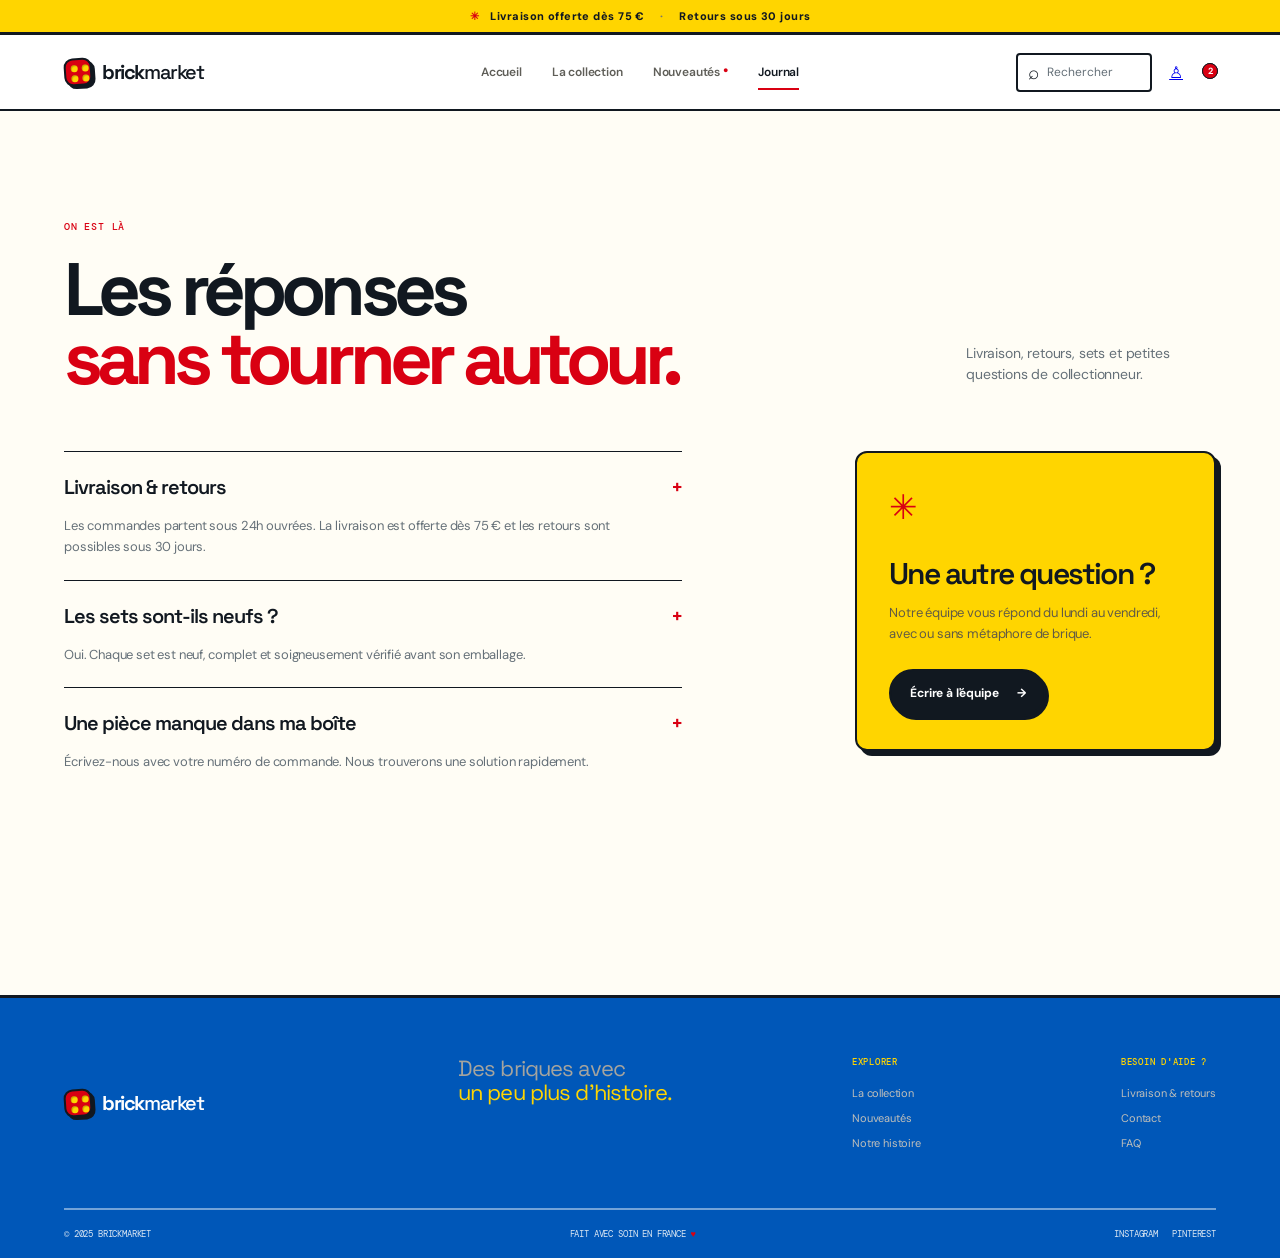
<file: _design/aide.html>
<!doctype html>
<html lang="fr">
<head>
  <meta charset="utf-8">
  <meta name="viewport" content="width=device-width, initial-scale=1">
  <meta name="description" content="Livraison, retours et questions fréquentes.">
  <title>Aide &amp; FAQ — Brickmarket</title>
  <link rel="stylesheet" href="styles.css">
</head>
<body>
  <!-- En-tête (à recopier à l'identique sur chaque page) -->
  <div class="announcement"><span>✳</span> Livraison offerte dès 75 € <span class="announcement-separator">·</span> Retours sous 30 jours</div>
  <header class="site-header">
    <a class="brand" href="index.html" aria-label="Brickmarket, accueil">
      <span class="brand-mark"><i></i><i></i><i></i><i></i></span>
      <span>brick<span>market</span></span>
    </a>
    <nav class="main-nav">
      <a href="index.html">Accueil</a>
      <a href="catalogue.html">La collection</a>
      <a href="catalogue.html#lego-icons">Nouveautés <span class="nav-dot">●</span></a>
      <a class="is-active" href="aide.html">Journal</a>
    </nav>
    <div class="header-actions">
      <form class="search-box" action="catalogue.html" method="get" role="search">
        <span class="icon">⌕</span>
        <input type="search" name="search" placeholder="Rechercher" aria-label="Rechercher un set">
      </form>
      <a class="header-icon" href="compte.html" aria-label="Mon compte">♙</a>
      <a class="cart-button" href="panier.html" aria-label="Panier"><span class="icon">▱</span><span>2</span></a>
    </div>
  </header>

  <main class="help-page container">
    <div class="page-intro">
      <div>
        <p class="eyebrow">On est là</p>
        <h1>Les réponses<br><em>sans tourner autour.</em></h1>
      </div>
      <p>Livraison, retours, sets et petites questions de collectionneur.</p>
    </div>

    <div class="help-grid">
      <div>
        <div class="help-item">
          <h2>Livraison &amp; retours <span>+</span></h2>
          <p>Les commandes partent sous 24h ouvrées. La livraison est offerte dès 75 € et les retours sont possibles sous 30 jours.</p>
        </div>
        <div class="help-item">
          <h2>Les sets sont-ils neufs ? <span>+</span></h2>
          <p>Oui. Chaque set est neuf, complet et soigneusement vérifié avant son emballage.</p>
        </div>
        <div class="help-item">
          <h2>Une pièce manque dans ma boîte <span>+</span></h2>
          <p>Écrivez-nous avec votre numéro de commande. Nous trouverons une solution rapidement.</p>
        </div>
      </div>
      <aside class="help-aside">
        <span class="help-aside-icon">✳</span>
        <h2>Une autre question ?</h2>
        <p>Notre équipe vous répond du lundi au vendredi, avec ou sans métaphore de brique.</p>
        <a class="button button-dark" href="mailto:bonjour@brickmarket.fr">Écrire à l'équipe <span>→</span></a>
      </aside>
    </div>
  </main>

  <!-- Pied de page (à recopier à l'identique sur chaque page) -->
  <footer class="site-footer">
    <div class="footer-top container">
      <a class="brand footer-brand" href="index.html">
        <span class="brand-mark"><i></i><i></i><i></i><i></i></span>
        <span>brick<span>market</span></span>
      </a>
      <p>Des briques avec<br><em>un peu plus d'histoire.</em></p>
      <div class="footer-links">
        <div>
          <b>Explorer</b>
          <a href="catalogue.html">La collection</a>
          <a href="catalogue.html#lego-icons">Nouveautés</a>
          <a href="aide.html">Notre histoire</a>
        </div>
        <div>
          <b>Besoin d'aide ?</b>
          <a href="aide.html">Livraison &amp; retours</a>
          <a href="mailto:bonjour@brickmarket.fr">Contact</a>
          <a href="aide.html">FAQ</a>
        </div>
      </div>
    </div>
    <div class="footer-bottom container">
      <span>© 2025 Brickmarket</span>
      <span>Fait avec soin en France <span class="footer-heart">♥</span></span>
      <span>Instagram &nbsp; Pinterest</span>
    </div>
  </footer>
</body>
</html>
</file>
<file: _design/styles.css>
/* ===================================================================
   BRICKMARKET — feuille de style unique du site

   Organisation du fichier :
     01. Réglages globaux : couleurs, polices, bases
     02. Éléments réutilisables : boutons, pastilles, titres
     03. En-tête : bandeau, logo, navigation, recherche
     04. Pied de page
     05. Accueil : bannière principale (hero)
     06. Accueil : tuiles de catégories
     07. Carte produit (accueil, catalogue, page produit)
     08. Accueil : bloc manifeste et newsletter
     09. Titres de page et barre du catalogue
     10. Page produit : visuel, informations, onglets
     11. Panier
     12. Commande : étapes et formulaire
     13. Compte : menu, commandes, adresses, profil
     14. Aide / FAQ
     15. Écrans moyens (tablette, jusqu'à 900 px)
     16. Petits écrans (mobile, jusqu'à 560 px)

   Les deux dernières sections adaptent le site aux petits écrans :
   elles reprennent des règles déjà écrites plus haut pour les modifier.
   =================================================================== */

@import url('https://fonts.googleapis.com/css2?family=DM+Mono:wght@400;500&family=DM+Sans:wght@400;500;600;700&family=Space+Grotesk:wght@500;600;700&display=swap');

/* ======================================================================
   01. RÉGLAGES GLOBAUX : COULEURS, POLICES, BASES
   Toutes les couleurs du site sont définies ici, une seule fois.
   Changer une valeur de --red la change partout sur le site.
   ====================================================================== */

/* Palette et variables du site — le point de départ pour personnaliser */
:root {
  --paper: #fffdf5;
  --white: #fff;
  --ink: #111820;
  --muted: #657078;
  --line: #d8dee2;
  --red: #d90012;
  --yellow: #ffd500;
  --blue: #0057b8;
  --moss: #00852b;
  --pink: #f57c00;
}

/* Les paddings et bordures sont inclus dans la largeur des éléments */
* {
  box-sizing: border-box;
}

html {
  scroll-behavior: smooth;
}

body {
  margin: 0;
  color: var(--ink);
  font-family: 'DM Sans',Arial,sans-serif;
  letter-spacing: -.01em;
  background: var(--paper);
}

button,
input,
select {
  font: inherit;
}

button,
a {
  -webkit-tap-highlight-color: transparent;
}

button {
  color: inherit;
  cursor: pointer;
}

button:focus-visible,
input:focus-visible,
select:focus-visible {
  outline: 3px solid var(--yellow);
  outline-offset: 3px;
}

/* Largeur de contenu standard, centrée */
.container {
  width: min(1180px,calc(100% - 10vw));
  margin: 0 auto;
}

/* Variante plus large (bandes de couleur pleine largeur) */
.container-wide {
  width: min(1320px,calc(100% - 5vw));
  margin: 0 auto;
}

h1,
h2,
h3 {
  font-weight: 600;
}

h1 em,
h2 em {
  color: var(--red);
  font-style: normal;
}

/* Décale les ancres pour qu'elles ne passent pas sous l'en-tête collant */
[id] {
  scroll-margin-top: 100px;
}

/* ======================================================================
   02. ÉLÉMENTS RÉUTILISABLES : BOUTONS, PASTILLES, TITRES
   Ces classes servent sur plusieurs pages.
   ====================================================================== */

.icon {
  display: inline-flex;
  justify-content: center;
  align-items: center;
  font-size: 19px;
  line-height: 1;
}

/* Bouton principal : .button + .button-dark ou .button-light */
.button {
  display: inline-flex;
  justify-content: center;
  align-items: center;
  gap: 18px;
  padding: 14px 19px;
  border: 1px solid transparent;
  font-size: 12px;
  font-weight: 700;
  text-decoration: none;
  transition: transform .2s,box-shadow .2s;
  border-radius: 999px;
}

.button:hover {
  transform: translateY(-2px);
  box-shadow: 0 7px 0 rgba(29,32,32,.12);
}

.button-dark {
  color: #fff;
  background: var(--ink);
  border: 2px solid var(--ink);
  box-shadow: 3px 3px 0 var(--ink);
}

.button-dark:hover {
  box-shadow: 5px 5px 0 var(--ink);
}

.button-light {
  background: var(--white);
  color: var(--ink);
}

.button-wide {
  width: 100%;
  justify-content: space-between;
  padding: 17px 18px;
  border-radius: 999px;
}

.button-small {
  padding: 10px 15px;
}

/* Lien discret avec une flèche colorée */
.text-button {
  padding: 0;
  border: 0;
  background: transparent;
  font-size: 12px;
  font-weight: 700;
  text-decoration: none;
}

.text-button span {
  margin-left: 7px;
  font-size: 17px;
  color: var(--blue);
}

.pill {
  display: inline-flex;
  align-items: center;
  gap: 12px;
  padding: 8px 12px;
  border-radius: 99px;
  font-family: 'DM Mono',monospace;
  font-size: 10px;
  text-transform: uppercase;
  letter-spacing: .02em;
}

.pill-yellow {
  background: var(--yellow);
  font-weight: 600;
}

/* Petit surtitre rouge en majuscules au-dessus des titres */
.eyebrow {
  margin: 0 0 8px;
  color: var(--red);
  font-family: 'DM Mono',monospace;
  font-size: 10px;
  font-weight: 500;
  letter-spacing: .08em;
  text-transform: uppercase;
}

.empty-state {
  display: grid;
  place-items: center;
  min-height: 320px;
  padding-bottom: 90px;
  text-align: center;
}

.empty-state>span {
  color: var(--red);
  font-size: 38px;
}

.empty-state h2 {
  margin: 15px 0 8px;
  font-family: 'Space Grotesk',sans-serif;
  letter-spacing: -.05em;
}

.empty-state p {
  margin: 0 0 22px;
  color: var(--muted);
  font-size: 13px;
}

.back-button {
  display: inline-block;
  margin-top: 45px;
  color: var(--muted);
  font-size: 11px;
  text-decoration: none;
}

.back-button:hover {
  color: var(--ink);
}

.muted {
  color: var(--muted);
  font-family: 'DM Mono',monospace;
  font-size: 10px;
}

.status {
  display: inline-block;
  padding: 5px 8px;
  border-radius: 2px;
  background: #e9e5dc;
  color: var(--muted);
  font-family: 'DM Mono',monospace;
  font-size: 9px;
}

.status-green {
  background: #dce9c8;
  color: #53753c;
}

.status-yellow {
  background: var(--yellow);
  color: var(--ink);
}

.text-button:hover {
  color: var(--blue);
}

/* ======================================================================
   03. EN-TÊTE : BANDEAU, LOGO, NAVIGATION, RECHERCHE
   Présent à l'identique sur les 7 pages.
   ====================================================================== */

/* Bandeau jaune tout en haut de la page */
.announcement {
  padding: 9px 20px;
  text-align: center;
  font-size: 11px;
  letter-spacing: .04em;
  background: var(--yellow);
  color: var(--ink);
  font-weight: 800;
  border-bottom: 3px solid var(--ink);
}

.announcement span:first-child {
  margin-right: 8px;
  color: var(--red);
}

.announcement-separator {
  margin: 0 12px;
  color: #77766e;
}

/* En-tête collant : logo | navigation | actions */
.site-header {
  position: sticky;
  top: 0;
  z-index: 20;
  display: grid;
  grid-template-columns: 1fr auto 1fr;
  align-items: center;
  padding: 0 5vw;
  backdrop-filter: blur(16px);
  min-height: 76px;
  border-bottom: 2px solid var(--ink);
  background: rgba(255,255,255,.97);
}

.brand {
  display: flex;
  align-items: center;
  gap: 10px;
  width: fit-content;
  color: var(--ink);
  font-family: 'Space Grotesk',sans-serif;
  font-size: 20px;
  font-weight: 700;
  letter-spacing: -.07em;
  text-decoration: none;
}

.brand>span:last-child>span {
  font-weight: 500;
}

/* Le petit logo carré à tenons */
.brand-mark {
  position: relative;
  display: grid;
  grid-template-columns: repeat(2,8px);
  gap: 3px;
  width: 28px;
  height: 28px;
  padding: 5px;
  border-radius: 9px;
  background: var(--red);
  transform: rotate(-4deg);
  border: 2px solid var(--ink);
  box-shadow: 3px 3px 0 var(--ink);
}

.brand-mark i {
  width: 7px;
  height: 7px;
  border-radius: 50%;
  background: var(--yellow);
  box-shadow: inset 1px 1px 1px rgba(0,0,0,.22);
}

.main-nav {
  display: flex;
  align-items: center;
  gap: 30px;
}

.main-nav button,
.header-icon,
.cart-button,
.mobile-menu-button {
  border: 0;
  background: none;
}

.nav-dot {
  font-size: 9px;
  vertical-align: top;
  color: var(--red);
}

.header-actions {
  display: flex;
  justify-content: flex-end;
  align-items: center;
  gap: 9px;
}

.search-box {
  display: flex;
  align-items: center;
  gap: 6px;
  width: 136px;
  padding: 8px 10px;
  border-bottom: 1px solid var(--ink);
  border-bottom-color: var(--ink);
  background: #fff;
  border-radius: 4px;
  border: 2px solid var(--ink);
}

.search-box input {
  width: 100%;
  border: 0;
  outline: 0;
  background: transparent;
  color: var(--ink);
  font-size: 12px;
}

.search-box input::placeholder {
  color: var(--muted);
}

.header-icon,
.cart-button {
  padding: 8px;
  border-radius: 50%;
}

.cart-button {
  position: relative;
}

/* Pastille rouge indiquant le nombre d'articles */
.cart-button span {
  position: absolute;
  top: -1px;
  right: -2px;
  display: grid;
  place-items: center;
  width: 16px;
  height: 16px;
  border-radius: 50%;
  color: #fff;
  font-size: 9px;
  font-weight: 700;
  background: var(--red);
  border: 1px solid var(--ink);
}

/* Liens de navigation ; ajouter la classe is-active sur la page courante */
.main-nav a {
  display: block;
  position: relative;
  padding: 10px 0;
  color: #5f5e58;
  font-size: 12px;
  font-weight: 600;
  text-decoration: none;
}

.main-nav a:hover,
.main-nav a.is-active {
  color: var(--ink);
}

.main-nav a.is-active:after {
  position: absolute;
  right: 0;
  bottom: 0;
  left: 0;
  height: 2px;
  background: var(--red);
  content: '';
}

.header-icon:hover,
.cart-button:hover {
  background: var(--yellow);
}

/* ======================================================================
   04. PIED DE PAGE
   ====================================================================== */

/* Pied de page bleu, identique sur toutes les pages */
.site-footer {
  color: #fff;
  background: var(--blue);
  border-top: 3px solid var(--ink);
}

.footer-top {
  display: grid;
  grid-template-columns: 1fr 1fr 1fr;
  gap: 30px;
  padding-top: 58px;
  padding-bottom: 58px;
  border-bottom: 0;
}

.footer-brand {
  color: #fff;
}

.footer-brand .brand-mark {
  background: var(--red);
}

.footer-top>p {
  margin: 0;
  color: #a5a49e;
  font-family: 'Space Grotesk',sans-serif;
  font-size: 22px;
  letter-spacing: -.04em;
  line-height: 1.1;
}

.footer-top>p em {
  color: var(--yellow);
  font-style: normal;
}

.footer-links {
  display: flex;
  justify-content: space-between;
  gap: 30px;
}

.footer-links>div {
  display: flex;
  flex-direction: column;
  gap: 11px;
}

.footer-links b {
  margin-bottom: 7px;
  font-family: 'DM Mono',monospace;
  font-size: 9px;
  font-weight: 500;
  letter-spacing: .08em;
  text-transform: uppercase;
  color: var(--yellow);
}

.footer-links a {
  color: #c1c0ba;
  font-size: 11px;
  text-decoration: none;
}

.footer-links a:hover {
  color: #fff;
}

.footer-bottom {
  display: flex;
  justify-content: space-between;
  padding-top: 18px;
  padding-bottom: 18px;
  font-family: 'DM Mono',monospace;
  font-size: 9px;
  text-transform: uppercase;
  border-top: 2px solid rgba(255,255,255,.45);
  color: #dbe7f2;
}

.footer-heart {
  color: var(--red);
}

/* ======================================================================
   05. ACCUEIL : BANNIÈRE PRINCIPALE (HERO)
   ====================================================================== */

/* Grande bannière de la page d'accueil, en deux colonnes */
.hero {
  display: grid;
  grid-template-columns: 1fr 1fr;
  align-items: center;
  min-height: 610px;
  padding-top: 40px;
  padding-bottom: 72px;
  margin-top: 24px;
  padding: 52px 6% 64px;
  border: 2px solid var(--ink);
  border-radius: 18px;
  background: var(--white);
  box-shadow: 8px 8px 0 var(--ink);
}

.hero h1,
.page-intro h1,
.checkout-head h1,
.account-welcome h1 {
  margin: 22px 0 18px;
  font-family: 'Space Grotesk',sans-serif;
  font-size: clamp(48px,6vw,84px);
  font-weight: 600;
  letter-spacing: -.08em;
  line-height: .93;
}

.hero-copy {
  max-width: 550px;
  padding-left: 0;
}

.hero-copy>p {
  margin: 0;
  color: #64635d;
  line-height: 1.65;
  max-width: 390px;
  font-size: 15px;
}

.hero-actions {
  display: flex;
  align-items: center;
  gap: 23px;
  margin-top: 32px;
}

.hero-note {
  display: flex;
  align-items: center;
  gap: 12px;
  color: var(--muted);
  font-size: 11px;
  line-height: 1.4;
  margin-top: 38px;
}

.hero-note b {
  color: var(--ink);
  font-weight: 600;
}

.avatar-stack {
  display: flex;
  padding-left: 7px;
}

.avatar-stack i {
  display: grid;
  place-items: center;
  width: 28px;
  height: 28px;
  margin-left: -7px;
  border: 2px solid var(--paper);
  border-radius: 50%;
  background: var(--pink);
  color: var(--ink);
  font-size: 10px;
  font-style: normal;
}

.avatar-stack i:nth-child(2) {
  background: var(--yellow);
}

.avatar-stack i:nth-child(3) {
  background: var(--blue);
  color: #fff;
}

/* Cadre à pois qui entoure la photo du set */
.hero-art-wrap {
  position: relative;
  display: grid;
  place-items: center;
  min-height: 420px;
  background: #e9f8e6;
  overflow: hidden;
  border-radius: 14px;
  border: 2px solid var(--ink);
  background-color: #fff;
  background-image: radial-gradient(var(--blue) 2px,transparent 2px);
  background-size: 24px 24px;
}

.hero-art-wrap:before {
  position: absolute;
  border-radius: 50%;
  content: '';
  width: 335px;
  height: 335px;
  background: var(--yellow);
  border: 2px solid var(--ink);
}

.burst {
  position: absolute;
  z-index: 3;
  display: grid;
  place-items: center;
  width: 82px;
  height: 82px;
  border-radius: 50%;
  font-family: 'DM Mono',monospace;
  font-size: 10px;
  line-height: 1.05;
  text-align: center;
  text-transform: uppercase;
  transform: rotate(12deg);
}

.burst-yellow {
  top: 33px;
  left: 8%;
  color: #fff;
  background: var(--red);
  border: 2px solid var(--ink);
  font-weight: 800;
}

.hero-art-caption {
  position: absolute;
  font-family: 'DM Mono',monospace;
  font-size: 10px;
  letter-spacing: .04em;
  text-transform: uppercase;
  right: 8%;
  bottom: 20px;
  color: var(--ink);
  font-weight: 600;
}

.scribble {
  position: absolute;
  top: 37%;
  font-family: 'Space Grotesk',sans-serif;
  line-height: .9;
  transform: rotate(8deg);
  right: 7%;
  font-size: 14px;
  color: var(--blue);
  font-weight: 800;
}

.hero h1 {
  font-size: clamp(54px,6.3vw,88px);
  letter-spacing: -.11em;
  font-family: 'Arial Black','Space Grotesk',sans-serif;
  font-weight: 900;
}

/* Le mot surligné en jaune dans le titre */
.hero h1 em {
  position: relative;
  z-index: 0;
  color: var(--red);
}

.hero h1 em:after {
  position: absolute;
  right: -6px;
  bottom: 2px;
  left: -4px;
  z-index: -1;
  content: '';
  transform: rotate(-2deg);
  height: 16px;
  background: var(--yellow);
}

.hero-art-wrap:after {
  position: absolute;
  right: 34px;
  top: 26px;
  font-family: 'Space Grotesk',sans-serif;
  font-weight: 700;
  transform: rotate(12deg);
  color: var(--red);
  font-size: 36px;
  content: '✦';
}

.hero-product-image {
  position: relative;
  z-index: 1;
  width: min(82%,420px);
  aspect-ratio: 1;
  object-fit: contain;
  mix-blend-mode: multiply;
  filter: saturate(1.08);
}

/* ======================================================================
   06. ACCUEIL : TUILES DE CATÉGORIES
   ====================================================================== */

.category-strip {
  padding: 65px 6vw 75px;
  margin-top: 24px;
  border-radius: 18px;
  background: var(--white);
  border: 2px solid var(--ink);
  box-shadow: 6px 6px 0 var(--ink);
}

.category-grid {
  display: grid;
  grid-template-columns: repeat(6,1fr);
  gap: 10px;
}

/* Tuile de catégorie colorée (.category-1 à .category-4) */
.category-tile {
  position: relative;
  display: flex;
  flex-direction: column;
  justify-content: space-between;
  padding: 14px;
  text-align: left;
  transition: transform .2s;
  text-decoration: none;
  min-height: 180px;
  border-radius: 8px;
  border: 2px solid var(--ink);
}

.category-tile:hover {
  transform: translateY(-7px) rotate(1deg);
  box-shadow: 5px 5px 0 var(--ink);
}

.category-number {
  font-family: 'DM Mono',monospace;
  font-size: 10px;
}

.category-icon {
  align-self: center;
  font-weight: 300;
  font-size: 46px;
}

.category-tile strong {
  font-family: 'Space Grotesk',sans-serif;
  font-size: 15px;
}

.category-arrow {
  position: absolute;
  right: 14px;
  bottom: 12px;
  font-size: 18px;
}

.category-1 {
  background: var(--yellow);
  color: var(--ink);
}

.category-2 {
  background: var(--red);
  color: var(--white);
}

.category-3 {
  background: var(--moss);
  color: var(--ink);
}

.category-4 {
  background: var(--blue);
  color: var(--white);
}

/* Les deux tenons dessinés en haut à droite de la tuile */
.category-tile:before {
  position: absolute;
  top: 13px;
  right: 14px;
  width: 32px;
  height: 9px;
  background: radial-gradient(circle,var(--ink) 0 4px,transparent 4.5px) 0 0/11px 9px;
  content: '';
}

/* ======================================================================
   07. CARTE PRODUIT (ACCUEIL, CATALOGUE, PAGE PRODUIT)
   Un seul jeu de styles pour toutes les grilles de produits du site.
   ====================================================================== */

.product-section {
  padding: 86px 0 102px;
}

/* Grille de 4 colonnes, 2 sur tablette, 2 sur mobile */
.product-grid {
  display: grid;
  grid-template-columns: repeat(4,1fr);
  gap: 16px;
}

/* Carte produit complète : visuel + informations + bouton */
.product-card {
  min-width: 0;
  padding: 8px;
  background: var(--white);
  transition: transform .2s,box-shadow .2s;
  border: 2px solid var(--ink);
  border-radius: 12px;
  box-shadow: 5px 5px 0 var(--ink);
}

/* Zone carrée à pois qui contient la photo du set */
.product-visual {
  position: relative;
  display: grid;
  place-items: center;
  width: 100%;
  overflow: hidden;
  text-decoration: none;
  background: #f1f7f0;
  border: 2px solid var(--ink);
  border-radius: 7px;
  background-color: #fafaf4;
  background-image: radial-gradient(#cbd2d4 1.5px,transparent 1.5px);
  background-size: 16px 16px;
  min-height: 0;
  aspect-ratio: 1;
}

.product-visual:hover .product-quick {
  opacity: 1;
  transform: translateY(0);
}

.product-tag {
  position: absolute;
  z-index: 2;
  padding: 6px 8px;
  font-family: 'DM Mono',monospace;
  font-size: 9px;
  text-transform: uppercase;
  top: 12px;
  left: 12px;
  border-radius: 999px;
  background: var(--yellow);
  font-weight: 800;
  border: 2px solid var(--ink);
  color: var(--ink);
}

/* Bandeau bleu qui apparaît au survol de la carte */
.product-quick {
  position: absolute;
  padding: 10px;
  opacity: 0;
  color: #fff;
  font-size: 11px;
  font-weight: 600;
  transform: translateY(6px);
  transition: opacity .2s,transform .2s;
  right: 10px;
  bottom: 10px;
  left: 10px;
  border-radius: 999px;
  background: var(--blue);
  border: 2px solid var(--ink);
}

.product-quick span {
  float: right;
  color: var(--yellow);
  font-size: 17px;
}

.product-info {
  padding: 15px 9px 9px;
}

.product-info .eyebrow {
  color: var(--muted);
  margin-bottom: 5px;
  font-size: 9px;
}

.product-name {
  display: inline-block;
  color: var(--ink);
  font-family: 'Space Grotesk',sans-serif;
  font-weight: 600;
  letter-spacing: -.04em;
  text-decoration: none;
  font-size: 17px;
}

.product-name:hover {
  color: var(--red);
}

.product-meta {
  display: flex;
  justify-content: space-between;
  align-items: center;
  color: var(--muted);
  font-family: 'DM Mono',monospace;
  font-size: 9px;
  margin-top: 9px;
}

.product-meta strong {
  color: var(--ink);
  font-family: 'DM Sans',sans-serif;
  font-size: 13px;
}

.add-button {
  display: flex;
  justify-content: space-between;
  width: 100%;
  border: 0;
  border-top: 1px solid var(--line);
  background: transparent;
  font-size: 11px;
  font-weight: 700;
  margin-top: 13px;
  padding: 12px 1px;
  border-top-color: var(--line);
  color: var(--ink);
}

.add-button span {
  line-height: 10px;
  color: var(--ink);
  font-size: 18px;
  display: grid;
  place-items: center;
  width: 24px;
  height: 24px;
  border-radius: 50%;
  background: var(--yellow);
  border: 2px solid var(--ink);
}

.add-button:hover {
  color: var(--blue);
}

.product-card:hover {
  transform: translateY(-6px);
  box-shadow: 8px 8px 0 var(--ink);
}

.product-image {
  width: 100%;
  height: 100%;
  object-fit: contain;
  mix-blend-mode: multiply;
  transition: transform .25s ease;
}

.product-visual:hover .product-image {
  transform: scale(1.05);
}

/* ======================================================================
   08. ACCUEIL : BLOC MANIFESTE ET NEWSLETTER
   ====================================================================== */

/* Bloc bleu « Pourquoi Brickmarket ? » de la page d'accueil */
.manifesto {
  display: grid;
  grid-template-columns: 1fr 1fr;
  color: #fff;
  margin-top: 0;
  overflow: hidden;
  background: var(--blue);
  border-radius: 18px;
  border: 2px solid var(--ink);
  box-shadow: 8px 8px 0 var(--ink);
}

.manifesto-art {
  position: relative;
  display: grid;
  place-items: center;
  min-height: 370px;
  overflow: hidden;
  background: var(--red);
  border-right: 2px solid var(--ink);
}

.manifesto-art:before {
  position: absolute;
  width: 290px;
  height: 290px;
  border: 1px solid rgba(255,255,255,.25);
  border-radius: 50%;
  content: '';
  box-shadow: 0 0 0 38px rgba(255,213,0,.28),0 0 0 76px rgba(255,255,255,.16);
  border-color: rgba(255,255,255,.7);
}

.mini-bricks {
  position: relative;
  z-index: 1;
  display: grid;
  grid-template-columns: repeat(3,50px);
  gap: 10px;
  transform: rotate(-16deg);
}

.mini-bricks i {
  width: 50px;
  height: 50px;
  border-radius: 6px;
  background: var(--yellow);
  box-shadow: inset 0 -7px 0 rgba(0,0,0,.15),inset 0 2px 0 rgba(255,255,255,.26),3px 3px 0 var(--ink);
  border: 2px solid var(--ink);
}

.mini-bricks i:nth-child(2),
.mini-bricks i:nth-child(5) {
  transform: translateY(25px);
  background: var(--blue);
}

.mini-bricks i:nth-child(3),
.mini-bricks i:nth-child(6) {
  background: var(--moss);
}

.manifesto-art>span {
  position: absolute;
  bottom: 20px;
  left: 25px;
  font-family: 'DM Mono',monospace;
  font-size: 10px;
}

.manifesto-copy {
  padding: 70px 8%;
}

.manifesto-copy .eyebrow {
  color: var(--yellow);
}

.manifesto h2 {
  max-width: 420px;
  font-size: clamp(34px,4.2vw,58px);
}

.manifesto-copy>p:not(.eyebrow) {
  max-width: 380px;
  margin: 22px 0 31px;
  color: rgba(255,255,255,.8);
  font-size: 14px;
  line-height: 1.7;
}

/* Bloc jaune d'inscription à la newsletter */
.newsletter {
  display: flex;
  justify-content: space-between;
  gap: 50px;
  padding-top: 105px;
  padding-bottom: 105px;
  margin-top: 24px;
  margin-bottom: 24px;
  padding: 58px 6%;
  border: 2px solid var(--ink);
  border-radius: 18px;
  background: var(--yellow);
  box-shadow: 6px 6px 0 var(--ink);
}

.newsletter h2 {
  max-width: 490px;
  font-size: clamp(30px,3.5vw,47px);
}

.newsletter>div>p:last-child {
  color: var(--muted);
  font-size: 14px;
}

.newsletter-form {
  display: grid;
  grid-template-columns: 1fr auto;
  align-content: center;
  width: min(450px,100%);
  gap: 10px;
}

.newsletter-form input,
.form-section input,
.form-section select,
.profile-form input {
  min-width: 0;
  padding: 15px 13px;
  border: 1px solid var(--line);
  border-radius: 3px;
  outline: 0;
  background: rgba(255,253,249,.64);
  color: var(--ink);
  font-size: 12px;
}

.newsletter-form small {
  grid-column: 1/-1;
  color: var(--muted);
  font-size: 10px;
}

.newsletter-form input {
  border-color: rgba(21,27,32,.2);
  background: rgba(255,255,255,.65);
  border-radius: 4px;
  border: 2px solid var(--ink);
}

.newsletter-form .button-dark {
  background: var(--ink);
}

/* ======================================================================
   09. TITRES DE PAGE ET BARRE DU CATALOGUE
   ====================================================================== */

.section-heading {
  display: flex;
  align-items: end;
  justify-content: space-between;
  margin-bottom: 28px;
}

.section-heading h2,
.manifesto h2,
.newsletter h2,
.order-summary h2 {
  margin: 0;
  font-family: 'Space Grotesk',sans-serif;
  font-size: clamp(28px,3vw,42px);
  letter-spacing: -.07em;
  line-height: .98;
}

/* Grand titre en haut des pages intérieures */
.page-intro {
  display: flex;
  align-items: end;
  justify-content: space-between;
  padding: 75px 0 58px;
  min-height: 340px;
  padding-top: 62px;
}

.page-intro h1 {
  margin-bottom: 0;
  font-size: clamp(45px,5.5vw,72px);
}

.page-intro>p {
  max-width: 250px;
  margin: 0 0 8px;
  color: var(--muted);
  font-size: 14px;
  line-height: 1.5;
}

.page-intro-small {
  min-height: 325px;
}

/* Barre des onglets + compteur de résultats */
.catalogue-toolbar {
  display: flex;
  align-items: center;
  justify-content: space-between;
  margin-bottom: 26px;
  border-bottom-color: var(--ink);
  border-bottom: 2px solid var(--ink);
}

.category-tabs {
  display: flex;
  gap: 24px;
  overflow-x: auto;
}

.result-count {
  color: var(--muted);
  font-family: 'DM Mono',monospace;
  font-size: 10px;
  white-space: nowrap;
}

.result-count>span:last-child {
  color: var(--red);
}

.content-heading {
  display: flex;
  align-items: end;
  justify-content: space-between;
  margin-bottom: 23px;
}

.content-heading h2 {
  margin: 0;
  font-family: 'Space Grotesk',sans-serif;
  font-size: 31px;
  letter-spacing: -.07em;
}

.page-intro h1,
.checkout-head h1,
.account-welcome h1 {
  font-size: clamp(50px,5.8vw,78px);
}

.page-intro h1,
.checkout-head h1,
.account-welcome h1,
.product-detail-copy h1 {
  font-family: 'Arial Black','Space Grotesk',sans-serif;
  font-weight: 900;
}

.page-intro h1 em,
.checkout-head h1 em,
.account-welcome h1 em {
  color: var(--red);
}

.catalogue-page .product-card {
  padding: 8px;
}

/* Onglets du catalogue : liens vers les sections de la page */
.category-tabs a {
  display: inline-block;
  padding: 12px 0;
  border-bottom: 2px solid transparent;
  color: var(--muted);
  font-size: 11px;
  white-space: nowrap;
  text-decoration: none;
}

.category-tabs a:hover {
  color: var(--ink);
}

.category-tabs a.is-active {
  border-bottom-color: var(--red);
  color: var(--ink);
  font-weight: 700;
}

/* Une section par univers dans le catalogue */
.catalogue-section {
  padding-bottom: 55px;
}

.catalogue-section:last-of-type {
  padding-bottom: 110px;
}

/* ======================================================================
   10. PAGE PRODUIT : VISUEL, INFORMATIONS, ONGLETS
   ====================================================================== */

.product-detail {
  grid-template-columns: 1.07fr .93fr;
  align-items: center;
  gap: 9%;
  display: block;
  min-height: 0;
}

.product-detail-art {
  background: #e9f8e6;
  border-radius: 14px;
  border: 2px solid var(--ink);
  background-color: #fafaf4;
  background-image: radial-gradient(#cbd2d4 1.5px,transparent 1.5px);
  background-size: 16px 16px;
  position: relative;
  display: grid;
  place-items: center;
  min-height: 0;
  aspect-ratio: 1;
}

.product-detail-art:before {
  position: absolute;
  width: 325px;
  height: 325px;
  border-radius: 50%;
  content: '';
  background: var(--yellow);
  border: 2px solid var(--ink);
}

.detail-sticker {
  position: absolute;
  top: 37px;
  right: 45px;
  z-index: 2;
  display: grid;
  place-items: center;
  width: 78px;
  height: 78px;
  border-radius: 50%;
  font-family: 'DM Mono',monospace;
  font-size: 10px;
  line-height: 1;
  text-align: center;
  text-transform: uppercase;
  transform: rotate(9deg);
  color: #fff;
  background: var(--red);
  border: 2px solid var(--ink);
  box-shadow: 3px 3px 0 var(--ink);
}

.product-detail-copy h1 {
  margin: 12px 0 20px;
  font-family: 'Space Grotesk',sans-serif;
  letter-spacing: -.08em;
  line-height: .93;
  font-size: clamp(43px,5.5vw,72px);
}

.product-lead {
  max-width: 420px;
  color: var(--muted);
  font-size: 14px;
  line-height: 1.65;
}

.detail-price {
  display: flex;
  align-items: baseline;
  gap: 10px;
  margin-top: 28px;
}

.detail-price strong {
  font-family: 'Space Grotesk',sans-serif;
  font-size: 27px;
  letter-spacing: -.05em;
}

.detail-price span {
  color: var(--muted);
  font-family: 'DM Mono',monospace;
  font-size: 9px;
}

.related-section {
  padding: 73px 0 110px;
  border-top: 1px solid var(--line);
}

.product-detail-copy h1 em {
  color: var(--blue);
}

.product-detail-copy {
  align-self: center;
}

/* Haut de la fiche produit : photo à gauche, infos à droite */
.product-detail-main {
  display: grid;
  grid-template-columns: 1.07fr .93fr;
  align-items: center;
  gap: 9%;
  min-height: 590px;
}

.detail-product-image {
  position: relative;
  z-index: 1;
  width: 86%;
  height: 86%;
  object-fit: contain;
  mix-blend-mode: multiply;
}

.detail-image-count {
  position: absolute;
  right: 20px;
  bottom: 18px;
  z-index: 2;
  padding: 6px 8px;
  border: 2px solid var(--ink);
  background: var(--white);
  font: 600 10px 'DM Mono',monospace;
}

/* Les trois chiffres clés encadrés (âge, pièces, statut) */
.official-facts {
  display: grid;
  grid-template-columns: repeat(3,1fr);
  gap: 10px;
  margin: 24px 0;
  border-top: 2px solid var(--ink);
  border-bottom: 2px solid var(--ink);
  padding: 14px 0;
}

.official-facts div {
  display: flex;
  flex-direction: column;
  gap: 4px;
}

.official-facts b {
  font: 800 18px 'Space Grotesk',sans-serif;
}

.official-facts span {
  color: var(--muted);
  font: 10px 'DM Mono',monospace;
  text-transform: uppercase;
}

.detail-availability {
  display: flex;
  justify-content: space-between;
  gap: 15px;
  margin: 12px 0;
  color: var(--muted);
  font: 10px 'DM Mono',monospace;
}

.detail-availability strong {
  color: var(--moss);
  font-family: 'DM Sans',sans-serif;
}

.store-stock-button {
  display: flex;
  justify-content: space-between;
  width: 100%;
  margin-top: 10px;
  padding: 13px 0;
  border: 0;
  border-bottom: 2px solid var(--ink);
  background: transparent;
  color: var(--ink);
  font-size: 11px;
  font-weight: 700;
  text-align: left;
}

.store-stock-button span {
  color: var(--blue);
  font-size: 16px;
}

.insiders-callout {
  display: flex;
  gap: 10px;
  align-items: center;
  margin-top: 20px;
  padding: 13px;
  border: 2px solid var(--ink);
  background: var(--yellow);
}

.insiders-callout>span {
  font-size: 22px;
}

.insiders-callout p {
  margin: 0;
  color: var(--ink);
  font-size: 11px;
  line-height: 1.4;
}

.insiders-callout small {
  color: var(--muted);
  font: 9px 'DM Mono',monospace;
}

.product-detail-tabs {
  margin-top: 60px;
  border-top: 2px solid var(--ink);
}

/* Sommaire de la fiche produit (liens vers les ancres plus bas) */
.product-tabs {
  display: flex;
  gap: 24px;
  overflow-x: auto;
  border-bottom: 1px solid var(--line);
  padding: 17px 0;
}

.product-tabs a {
  flex: 0 0 auto;
  color: var(--ink);
  font: 600 11px 'DM Mono',monospace;
  text-decoration: none;
}

.product-tabs a:hover {
  color: var(--red);
}

.product-info-block {
  padding: 56px 0;
  border-bottom: 1px solid var(--line);
}

.product-info-block h2 {
  max-width: 720px;
  margin: 8px 0 16px;
  font: 900 clamp(30px,4vw,52px) 'Arial Black','Space Grotesk',sans-serif;
  letter-spacing: -.08em;
  line-height: .95;
}

.product-info-block>p:not(.eyebrow) {
  max-width: 690px;
  color: var(--muted);
  font-size: 14px;
  line-height: 1.7;
}

.feature-grid {
  display: grid;
  grid-template-columns: repeat(3,1fr);
  gap: 12px;
  margin-top: 28px;
}

.feature-grid article {
  min-height: 130px;
  padding: 18px;
  border: 2px solid var(--ink);
  background: var(--white);
  box-shadow: 4px 4px 0 var(--ink);
}

.feature-grid article span {
  color: var(--red);
  font: 800 14px 'DM Mono',monospace;
}

.feature-grid article p {
  margin: 24px 0 0;
  font-weight: 700;
  line-height: 1.4;
}

.product-fans-block {
  background: var(--blue);
  color: #fff;
  padding-right: 10%;
  padding-left: 10%;
}

.product-fans-block .eyebrow,
.product-fans-block h2,
.product-fans-block>p:not(.eyebrow) {
  color: #fff;
}

/* Tableau des caractéristiques techniques */
.spec-grid {
  display: grid;
  grid-template-columns: repeat(4,1fr);
  gap: 1px;
  margin-top: 30px;
  border: 2px solid var(--ink);
  background: var(--ink);
}

.spec-grid div {
  display: flex;
  flex-direction: column;
  gap: 8px;
  min-height: 95px;
  padding: 15px;
  background: var(--paper);
}

.spec-grid b {
  font-size: 10px;
}

.spec-grid span {
  color: var(--muted);
  font: 10px 'DM Mono',monospace;
}

.product-review-block h2 span {
  color: var(--red);
  font-size: .55em;
  letter-spacing: .03em;
}

/* ======================================================================
   11. PANIER
   ====================================================================== */

.cart-page,
.checkout-page,
.account-page,
.help-page {
  padding-bottom: 100px;
}

.cart-layout,
.checkout-layout {
  display: grid;
  grid-template-columns: 1.45fr .7fr;
  gap: 10%;
}

.cart-lines {
  border-top: 1px solid var(--line);
}

/* Une ligne du panier : visuel | description | quantité | prix */
.cart-line {
  display: grid;
  grid-template-columns: 125px 1fr auto auto;
  gap: 20px;
  align-items: center;
  padding: 21px 0;
  border-bottom: 1px solid var(--line);
}

.cart-line-art {
  display: grid;
  place-items: center;
  overflow: hidden;
  border-radius: 3px;
  background: #e9dfcf;
  width: 125px;
  height: auto;
  aspect-ratio: 1;
}

.cart-line-copy h3 {
  margin: 4px 0 5px;
  font-family: 'Space Grotesk',sans-serif;
  font-size: 17px;
  letter-spacing: -.05em;
}

.cart-line-copy span {
  color: var(--muted);
  font-family: 'DM Mono',monospace;
  font-size: 9px;
}

.quantity-control {
  display: flex;
  align-items: center;
  gap: 12px;
  padding: 7px 9px;
  border: 1px solid var(--line);
  border-radius: 3px;
  font-family: 'DM Mono',monospace;
  font-size: 11px;
}

.quantity-control button {
  padding: 0;
  border: 0;
  background: transparent;
  font-size: 17px;
}

.line-price {
  min-width: 70px;
  text-align: right;
  font-family: 'Space Grotesk',sans-serif;
  font-size: 14px;
}

.cart-perks {
  display: flex;
  align-items: center;
  gap: 11px;
  margin-top: 25px;
  padding: 13px;
  border: 1px dashed #cabfaa;
  background: #f1eadb;
  font-size: 11px;
}

.cart-perks span {
  color: var(--red);
  font-size: 20px;
}

.cart-perks p {
  margin: 0;
}

/* Encadré récapitulatif (panier et commande) */
.order-summary {
  align-self: start;
  padding: 28px;
  background: var(--white);
  border-radius: 22px;
}

.order-summary h2 {
  margin: 12px 0 29px;
  font-size: 30px;
}

.summary-row,
.summary-total {
  display: flex;
  justify-content: space-between;
  align-items: center;
  padding: 12px 0;
  font-size: 12px;
}

.summary-row span {
  color: var(--muted);
}

.summary-row strong {
  font-family: 'DM Mono',monospace;
  font-size: 11px;
}

.summary-row .free {
  color: #6d9a42;
}

.summary-total {
  margin: 14px 0 20px;
  padding-top: 20px;
  border-top: 1px solid var(--line);
  font-weight: 700;
}

.summary-total strong {
  font-family: 'Space Grotesk',sans-serif;
  font-size: 22px;
  letter-spacing: -.05em;
}

.order-summary>small {
  display: block;
  margin-top: 13px;
  color: var(--muted);
  font-family: 'DM Mono',monospace;
  font-size: 9px;
  text-align: center;
}

.order-summary,
.address-card,
.order-card {
  border: 2px solid var(--ink);
  box-shadow: 5px 5px 0 var(--ink);
  border-radius: 12px;
}

.summary-reassurance {
  color: var(--muted);
  font-family: 'DM Mono',monospace;
  font-size: 9px;
  line-height: 2;
}

.cart-line-art,
.mini-line-art {
  border-radius: 6px;
  background: #fafaf4;
  border: 2px solid var(--ink);
  background-image: radial-gradient(#cbd2d4 1.5px,transparent 1.5px);
  background-size: 16px 16px;
}

.cart-perks,
.payment-note {
  border: 2px solid var(--ink);
  border-radius: 8px;
  background: var(--yellow);
}

.cart-product-image,
.mini-product-image,
.order-product-image {
  width: 100%;
  height: 100%;
  object-fit: contain;
  mix-blend-mode: multiply;
}

/* ======================================================================
   12. COMMANDE : ÉTAPES ET FORMULAIRE
   ====================================================================== */

.checkout-head {
  display: flex;
  justify-content: space-between;
  align-items: end;
  min-height: 265px;
  padding-bottom: 38px;
}

.checkout-head h1 {
  margin-bottom: 0;
  font-size: clamp(43px,5vw,68px);
}

/* Fil d'Ariane 01 / 02 / 03 de la commande */
.checkout-steps {
  display: flex;
  align-items: center;
  gap: 12px;
  padding-bottom: 8px;
}

.checkout-steps span {
  color: var(--muted);
  font-family: 'DM Mono',monospace;
  font-size: 9px;
}

.checkout-steps span.is-active {
  color: var(--ink);
}

.checkout-steps span.is-active b {
  color: var(--blue);
}

.checkout-steps b {
  margin-left: 6px;
  font-family: 'DM Sans',sans-serif;
  font-size: 10px;
}

.checkout-steps i {
  width: 24px;
  border-top: 1px solid var(--line);
}

.checkout-form {
  border-top: 1px solid var(--line);
}

/* Une étape du formulaire de commande */
.form-section {
  padding: 32px 0;
}

.form-section-heading {
  display: flex;
  gap: 20px;
  margin-bottom: 32px;
}

.form-section-heading>span {
  color: var(--red);
  font-family: 'DM Mono',monospace;
  font-size: 14px;
}

.form-section h2 {
  margin: 0 0 5px;
  font-family: 'Space Grotesk',sans-serif;
  font-size: 25px;
  letter-spacing: -.06em;
}

.form-section-heading p {
  margin: 0;
  color: var(--muted);
  font-size: 12px;
}

.form-section label {
  display: flex;
  flex-direction: column;
  gap: 7px;
  margin-bottom: 16px;
  font-size: 11px;
  font-weight: 600;
}

.form-section input,
.form-section select,
.profile-form input {
  min-width: 0;
  padding: 15px 13px;
  border: 1px solid var(--line);
  border-radius: 3px;
  outline: 0;
  background: rgba(255,253,249,.64);
  color: var(--ink);
  font-size: 12px;
}

.form-grid {
  display: grid;
  grid-template-columns: 1fr 1fr;
  gap: 15px;
}

.payment-note {
  display: flex;
  gap: 13px;
  align-items: center;
  margin-top: 22px;
  padding: 14px;
  background: #f1eadb;
  font-size: 11px;
}

.payment-note span {
  color: var(--blue);
  font-size: 25px;
}

.payment-note p {
  margin: 0;
  color: var(--muted);
  line-height: 1.4;
}

.payment-note b {
  color: var(--ink);
}

.confirmation-card {
  padding: 38px;
  text-align: center;
  border: 2px solid var(--ink);
  background: var(--yellow);
  border-radius: 8px;
}

.confirmation-card>span {
  display: block;
  margin-bottom: 15px;
  color: var(--red);
  font-size: 40px;
}

.confirmation-card h3 {
  margin: 0 0 8px;
  font-family: 'Space Grotesk',sans-serif;
  font-size: 30px;
}

.confirmation-card p {
  margin: 0 auto;
  max-width: 340px;
  color: var(--muted);
  font-size: 13px;
  line-height: 1.5;
}

.checkout-actions {
  display: flex;
  justify-content: space-between;
  align-items: center;
  padding-top: 12px;
}

.checkout-summary {
  margin-top: 0;
}

.mini-line {
  display: grid;
  grid-template-columns: 55px 1fr auto;
  gap: 9px;
  align-items: center;
  padding: 10px 0;
  font-size: 11px;
}

.mini-line span {
  line-height: 1.3;
}

.mini-line small {
  color: var(--muted);
  font-family: 'DM Mono',monospace;
  font-size: 9px;
}

.mini-line strong {
  font-family: 'DM Mono',monospace;
  font-size: 10px;
}

.mini-line-art {
  display: grid;
  place-items: center;
  overflow: hidden;
  background: #e9dfcf;
  width: 55px;
  height: auto;
  aspect-ratio: 1;
}

.profile-form {
  display: grid;
  grid-template-columns: 1fr 1fr;
  gap: 20px 15px;
}

.profile-form label {
  display: flex;
  flex-direction: column;
  gap: 7px;
  font-size: 11px;
  font-weight: 600;
}

.profile-form input {
  color: var(--muted);
}

/* ======================================================================
   13. COMPTE : MENU, COMMANDES, ADRESSES, PROFIL
   ====================================================================== */

.account-welcome {
  display: flex;
  justify-content: space-between;
  align-items: end;
  min-height: 295px;
  padding-bottom: 50px;
}

.account-welcome h1 {
  margin-bottom: 9px;
  font-size: clamp(47px,5vw,70px);
}

.account-welcome>div:first-child>p:last-child {
  margin: 0;
  color: var(--muted);
  font-size: 14px;
}

.account-avatar {
  display: grid;
  place-items: center;
  width: 68px;
  height: 68px;
  border-radius: 50%;
  font-family: 'Space Grotesk',sans-serif;
  font-size: 24px;
  color: #fff;
  border: 2px solid var(--ink);
  background: var(--red);
  box-shadow: 3px 3px 0 var(--ink);
}

.account-layout {
  display: grid;
  grid-template-columns: 220px 1fr;
  gap: 10%;
  border-top: 1px solid var(--line);
  padding-top: 38px;
}

.account-nav {
  display: flex;
  flex-direction: column;
  gap: 5px;
}

.account-nav-note {
  display: flex;
  gap: 11px;
  align-items: center;
  margin-top: 45px;
  padding: 16px 12px;
  font-size: 11px;
  line-height: 1.4;
  background: var(--yellow);
  border-radius: 8px;
  border: 2px solid var(--ink);
}

.account-nav-note span {
  font-size: 22px;
}

.account-nav-note p {
  margin: 0;
}

/* Carte d'une commande passée */
.order-card {
  margin-bottom: 15px;
  padding: 21px;
  border: 1px solid var(--line);
  background: var(--white);
}

.order-card-head {
  display: flex;
  align-items: start;
  justify-content: space-between;
  padding-bottom: 17px;
  border-bottom: 1px solid var(--line);
  font-size: 12px;
}

.order-card-head small {
  color: var(--muted);
  font-family: 'DM Mono',monospace;
  font-size: 9px;
}

.order-card-head strong {
  font-family: 'Space Grotesk',sans-serif;
  font-size: 14px;
}

.order-card-products {
  display: flex;
  align-items: center;
  gap: 12px;
  padding-top: 15px;
  font-size: 11px;
}

.order-card-products span {
  color: var(--muted);
}

.order-card-products .text-button {
  white-space: nowrap;
}

.address-grid {
  display: grid;
  grid-template-columns: 1fr 1fr;
  gap: 15px;
}

/* Carte d'une adresse enregistrée */
.address-card {
  min-height: 225px;
  padding: 22px;
  border: 1px solid var(--line);
  background: var(--white);
  border-radius: 18px;
}

.address-card h3 {
  margin: 22px 0 13px;
  font-family: 'Space Grotesk',sans-serif;
  font-size: 19px;
}

.address-card p {
  margin: 0 0 22px;
  color: var(--muted);
  font-size: 12px;
  line-height: 1.7;
}

.address-card-main {
  border-top: 6px solid var(--red);
}

.order-card-products>.order-product-image {
  flex: 0 0 52px;
  width: 52px;
  height: 52px;
  overflow: hidden;
  border: 2px solid var(--ink);
  border-radius: 6px;
  background: #fafaf4;
  background-image: radial-gradient(#cbd2d4 1.5px,transparent 1.5px);
  background-size: 16px 16px;
}

/* Menu du compte : liens vers les sections de la page */
.account-nav a {
  display: grid;
  grid-template-columns: 23px 1fr auto;
  gap: 8px;
  align-items: center;
  padding: 12px 0;
  color: var(--muted);
  font-size: 12px;
  text-decoration: none;
}

.account-nav a span {
  color: var(--red);
  font-size: 18px;
}

.account-nav a b {
  color: var(--red);
  font-family: 'DM Mono',monospace;
  font-size: 10px;
}

.account-nav a:hover {
  color: var(--ink);
}

.account-nav a.is-active {
  color: var(--blue);
  font-weight: 700;
}

.account-section {
  padding-bottom: 50px;
}

/* ======================================================================
   14. AIDE / FAQ
   ====================================================================== */

.help-grid {
  display: grid;
  grid-template-columns: 1.2fr .7fr;
  gap: 15%;
  padding-bottom: 100px;
}

/* Une question de la FAQ */
.help-item {
  padding: 22px 0;
  border-top: 1px solid var(--line);
  border-top-color: var(--ink);
}

.help-item h2 {
  display: flex;
  justify-content: space-between;
  margin: 0;
  font-family: 'Space Grotesk',sans-serif;
  font-size: 20px;
  letter-spacing: -.05em;
}

.help-item h2 span {
  color: var(--red);
}

.help-item p {
  max-width: 600px;
  margin: 15px 0 0;
  color: var(--muted);
  font-size: 13px;
  line-height: 1.65;
}

.help-aside {
  align-self: start;
  padding: 32px;
  background: var(--yellow);
  border-radius: 12px;
  border: 2px solid var(--ink);
  box-shadow: 5px 5px 0 var(--ink);
}

.help-aside-icon {
  color: var(--red);
  font-size: 34px;
}

.help-aside h2 {
  margin: 24px 0 10px;
  font-family: 'Space Grotesk',sans-serif;
  font-size: 30px;
  letter-spacing: -.06em;
}

.help-aside p {
  margin: 0 0 24px;
  color: #625b45;
  font-size: 13px;
  line-height: 1.6;
}

/* ======================================================================
   15. ASSISTANT : INTERFACE DE CONVERSATION
   Page chat.html. Aucune de ces règles n'a besoin de JavaScript :
   les messages sont du HTML écrit en dur, la saisie est un <form>.
   ====================================================================== */

.chat-page {
  padding-bottom: 100px;
}

/* Conversation à gauche, colonne d'information à droite */
.chat-layout {
  display: grid;
  grid-template-columns: 1.45fr .7fr;
  gap: 10%;
}

/* La fenêtre de conversation */
.chat-panel {
  display: flex;
  flex-direction: column;
  border: 2px solid var(--ink);
  border-radius: 12px;
  background: var(--white);
  box-shadow: 5px 5px 0 var(--ink);
  overflow: hidden;
}

/* Bandeau du haut : avatar, nom de l'assistant, statut */
.chat-panel-head {
  display: flex;
  align-items: center;
  gap: 12px;
  padding: 16px 20px;
  border-bottom: 2px solid var(--ink);
  background: var(--paper);
}

.chat-panel-head h2 {
  margin: 0;
  font-family: 'Space Grotesk',sans-serif;
  font-size: 18px;
  letter-spacing: -.05em;
}

.chat-status {
  margin: 3px 0 0;
  color: var(--muted);
  font-family: 'DM Mono',monospace;
  font-size: 9px;
}

.chat-status:before {
  display: inline-block;
  width: 6px;
  height: 6px;
  margin-right: 6px;
  border-radius: 50%;
  background: var(--moss);
  content: '';
}

.chat-panel-tag {
  margin-left: auto;
  padding: 5px 8px;
  border: 2px solid var(--ink);
  border-radius: 999px;
  background: var(--yellow);
  font-family: 'DM Mono',monospace;
  font-size: 9px;
  text-transform: uppercase;
}

/* Pastille ronde avec l'initiale : bleue pour l'assistant, jaune pour vous */
.chat-avatar {
  display: grid;
  place-items: center;
  flex: 0 0 34px;
  width: 34px;
  height: 34px;
  border: 2px solid var(--ink);
  border-radius: 50%;
  font-family: 'Space Grotesk',sans-serif;
  font-size: 14px;
  font-weight: 700;
}

.chat-avatar-bot {
  background: var(--blue);
  color: #fff;
}

.chat-avatar-user {
  background: var(--yellow);
  color: var(--ink);
}

/* La liste des messages */
.chat-thread {
  display: flex;
  flex-direction: column;
  gap: 18px;
  margin: 0;
  padding: 24px 20px;
  list-style: none;
}

/* Un message = avatar + bulle */
.chat-message {
  display: flex;
  align-items: flex-end;
  gap: 10px;
  max-width: 82%;
}

/* Les messages de l'assistant restent à gauche */
.chat-message-bot {
  align-self: flex-start;
}

/* Les vôtres passent à droite, avatar après la bulle */
.chat-message-user {
  align-self: flex-end;
  flex-direction: row-reverse;
}

/* La bulle elle-même */
.chat-bubble {
  padding: 13px 15px;
  border: 2px solid var(--ink);
  border-radius: 14px;
  background: var(--white);
  box-shadow: 3px 3px 0 var(--ink);
  font-size: 13px;
  line-height: 1.55;
}

.chat-bubble p {
  margin: 0 0 8px;
}

.chat-bubble p:last-of-type {
  margin-bottom: 0;
}

.chat-bubble a {
  color: var(--blue);
  font-weight: 700;
}

/* Coin coupé côté avatar, comme une vraie bulle de discussion */
.chat-message-bot .chat-bubble {
  border-bottom-left-radius: 4px;
}

.chat-message-user .chat-bubble {
  border-bottom-right-radius: 4px;
  background: var(--yellow);
}

/* Heure du message */
.chat-time {
  display: block;
  margin-top: 7px;
  color: var(--muted);
  font-family: 'DM Mono',monospace;
  font-size: 9px;
}

/* État « l'assistant écrit » */
.chat-bubble-typing {
  display: flex;
  align-items: center;
  gap: 9px;
}

.chat-dots {
  display: flex;
  gap: 4px;
}

.chat-dots i {
  width: 7px;
  height: 7px;
  border-radius: 50%;
  background: var(--blue);
  animation: chat-dot 1.2s infinite ease-in-out;
}

.chat-dots i:nth-child(2) {
  animation-delay: .18s;
}

.chat-dots i:nth-child(3) {
  animation-delay: .36s;
}

@keyframes chat-dot {
  0%,60%,100% {
    opacity: .25;
    transform: translateY(0);
  }
  30% {
    opacity: 1;
    transform: translateY(-3px);
  }
}

.chat-typing-label {
  color: var(--muted);
  font-family: 'DM Mono',monospace;
  font-size: 9px;
}

/* Questions fréquentes : de simples liens présentés en pastilles */
.chat-suggestions {
  display: flex;
  flex-wrap: wrap;
  align-items: center;
  gap: 8px;
  padding: 0 20px 18px;
}

.chat-suggestions .eyebrow {
  width: 100%;
  margin: 0;
}

.chat-chip {
  padding: 8px 12px;
  border: 2px solid var(--ink);
  border-radius: 999px;
  background: var(--white);
  color: var(--ink);
  font-size: 11px;
  font-weight: 600;
  text-decoration: none;
}

.chat-chip:hover {
  background: var(--yellow);
  box-shadow: 2px 2px 0 var(--ink);
}

/* Zone de saisie : un formulaire HTML tout ce qu'il y a de plus classique */
.chat-composer {
  display: grid;
  grid-template-columns: 1fr auto;
  align-items: end;
  gap: 10px;
  padding: 16px 20px;
  border-top: 2px solid var(--ink);
  background: var(--paper);
}

.chat-composer-field {
  display: flex;
  flex-direction: column;
  gap: 6px;
  min-width: 0;
}

.chat-composer-label {
  font-size: 11px;
  font-weight: 600;
}

.chat-composer textarea {
  width: 100%;
  padding: 12px 13px;
  border: 2px solid var(--ink);
  border-radius: 8px;
  outline: 0;
  background: var(--white);
  color: var(--ink);
  font-family: 'DM Sans',Arial,sans-serif;
  font-size: 12px;
  line-height: 1.5;
  resize: vertical;
}

.chat-composer textarea:focus-visible {
  outline: 3px solid var(--yellow);
  outline-offset: 2px;
}

.chat-send {
  gap: 10px;
}

.chat-note {
  margin: 14px 0 0;
  color: var(--muted);
  font-family: 'DM Mono',monospace;
  font-size: 9px;
  line-height: 1.6;
}

/* Colonne de droite */
.chat-aside {
  align-self: start;
  padding: 28px;
  border: 2px solid var(--ink);
  border-radius: 12px;
  background: var(--yellow);
  box-shadow: 5px 5px 0 var(--ink);
}

.chat-aside-icon {
  color: var(--red);
  font-size: 30px;
}

.chat-aside h2 {
  margin: 18px 0 14px;
  font-family: 'Space Grotesk',sans-serif;
  font-size: 26px;
  letter-spacing: -.06em;
}

.chat-skills {
  margin: 0 0 24px;
  padding: 0;
  list-style: none;
  font-size: 12px;
  line-height: 1.5;
}

.chat-skills li {
  padding: 10px 0 10px 20px;
  border-top: 1px solid rgba(17,24,32,.25);
}

/* La petite coche devant chaque ligne */
.chat-skills li:before {
  margin-left: -20px;
  padding-right: 8px;
  color: var(--red);
  font-weight: 700;
  content: '✳';
}

.chat-human p {
  margin: 0 0 14px;
  font-size: 12px;
  line-height: 1.5;
}


/* ======================================================================
   15. ÉCRANS MOYENS (TABLETTE) — JUSQU'À 900 PX
   Ces règles ne s'appliquent que si la fenêtre fait moins de 900 px de large.
   ====================================================================== */

@media (max-width: 900px) {
  /* En-tête collant : logo | navigation | actions */
  .site-header {
    grid-template-columns: 1fr;
    padding-top: 12px;
    padding-bottom: 10px;
    align-items: start;
  }

  /* La navigation passe sur sa propre ligne, sous le logo */
  .main-nav {
    position: static;
    grid-row: 2;
    display: flex;
    flex-direction: row;
    flex-wrap: wrap;
    align-items: stretch;
    gap: 20px;
    padding: 4px 0 6px;
    border-bottom: 0;
    background: transparent;
  }

  .header-actions {
    grid-column: 1;
    grid-row: 3;
    justify-content: flex-start;
    padding-bottom: 0;
    width: 100%;
  }

  .search-box {
    flex: 1;
    width: auto;
  }

  /* Grande bannière de la page d'accueil, en deux colonnes */
  .hero {
    grid-template-columns: 1fr;
    padding-top: 60px;
  }

  /* Cadre à pois qui entoure la photo du set */
  .hero-art-wrap {
    margin-top: 20px;
    transform: scale(.86);
  }

  .category-grid {
    grid-template-columns: repeat(3,1fr);
  }

  /* Grille de 4 colonnes, 2 sur tablette, 2 sur mobile */
  .product-grid {
    grid-template-columns: repeat(2,1fr);
  }

  /* Bloc bleu « Pourquoi Brickmarket ? » de la page d'accueil */
  .manifesto {
    grid-template-columns: 1fr;
  }

  .manifesto-art {
    min-height: 250px;
  }

  /* Bloc jaune d'inscription à la newsletter */
  .newsletter {
    flex-direction: column;
  }

  .footer-top {
    grid-template-columns: 1fr 1fr;
  }

  .footer-top>p {
    grid-column: 2;
    grid-row: 1;
  }

  .footer-links {
    grid-column: 1/-1;
  }

  .product-detail {
    grid-template-columns: 1fr;
    gap: 45px;
    padding-top: 35px;
  }

  .product-detail-copy {
    padding-bottom: 0;
  }

  .cart-layout,
  .checkout-layout {
    grid-template-columns: 1fr;
    gap: 35px;
  }

  .checkout-summary {
    grid-row: 1;
  }

  .account-layout {
    gap: 45px;
  }

  .help-grid {
    grid-template-columns: 1fr;
    gap: 35px;
  }

  /* Haut de la fiche produit : photo à gauche, infos à droite */
  .product-detail-main {
    grid-template-columns: 1fr;
    gap: 45px;
    min-height: 0;
    padding-top: 35px;
  }

  .feature-grid {
    grid-template-columns: 1fr 1fr;
  }

  /* Tableau des caractéristiques techniques */
  .spec-grid {
    grid-template-columns: 1fr 1fr;
  }

  .brand {
    grid-row: 1;
  }

  /* Liens de navigation ; ajouter la classe is-active sur la page courante */
  .main-nav a {
    padding: 6px 0;
  }

  .main-nav a.is-active:after {
    right: auto;
    width: 100%;
  }
}

/* ======================================================================
   16. PETITS ÉCRANS (MOBILE) — JUSQU'À 560 PX
   Ces règles ne s'appliquent que si la fenêtre fait moins de 560 px de large.
   ====================================================================== */

@media (max-width: 560px) {
  /* Bandeau jaune tout en haut de la page */
  .announcement {
    font-size: 9px;
  }

  .announcement-separator {
    margin: 0 5px;
  }

  .brand {
    font-size: 18px;
  }

  .header-icon {
    display: none;
  }

  /* Largeur de contenu standard, centrée */
  .container {
    width: min(calc(100% - 36px),1180px);
  }

  /* Variante plus large (bandes de couleur pleine largeur) */
  .container-wide {
    width: calc(100% - 18px);
  }

  /* Grande bannière de la page d'accueil, en deux colonnes */
  .hero {
    min-height: auto;
    padding-top: 48px;
    padding-bottom: 55px;
    margin-top: 12px;
    padding: 36px 20px 34px;
    box-shadow: 5px 5px 0 var(--ink);
  }

  .hero h1 {
    font-size: 52px;
  }

  .hero-actions {
    align-items: flex-start;
    flex-direction: column;
    gap: 18px;
  }

  /* Cadre à pois qui entoure la photo du set */
  .hero-art-wrap {
    transform: scale(.7);
    transform-origin: center;
    margin: -10px 0 -25px;
    min-height: 300px;
    margin-top: 24px;
  }

  .hero-art-wrap:before {
    width: 260px;
    height: 260px;
  }

  .category-strip {
    padding: 42px 18px 50px;
    margin-top: 16px;
    box-shadow: 4px 4px 0 var(--ink);
  }

  .section-heading {
    align-items: start;
    flex-direction: column;
    gap: 17px;
  }

  .section-heading h2 {
    font-size: 30px;
  }

  .category-grid {
    grid-template-columns: repeat(2,1fr);
  }

  /* Tuile de catégorie colorée (.category-1 à .category-4) */
  .category-tile {
    min-height: 150px;
  }

  /* Grille de 4 colonnes, 2 sur tablette, 2 sur mobile */
  .product-grid {
    gap: 10px;
  }

  /* Zone carrée à pois qui contient la photo du set */
  .product-visual {
    aspect-ratio: 1;
  }

  .product-tag {
    max-width: 90px;
    font-size: 8px;
  }

  /* Bandeau bleu qui apparaît au survol de la carte */
  .product-quick {
    display: none;
  }

  .product-info {
    padding-top: 10px;
    padding: 12px 6px 6px;
  }

  .product-name {
    font-size: 14px;
  }

  .product-meta {
    display: block;
    line-height: 1.8;
  }

  .product-meta strong {
    display: block;
  }

  .manifesto-copy {
    padding: 48px 25px;
  }

  /* Bloc jaune d'inscription à la newsletter */
  .newsletter {
    padding-top: 70px;
    padding-bottom: 70px;
    gap: 25px;
    padding: 42px 22px;
    box-shadow: 4px 4px 0 var(--ink);
  }

  .newsletter-form {
    grid-template-columns: 1fr;
  }

  .newsletter-form small {
    grid-column: auto;
  }

  .footer-top {
    grid-template-columns: 1fr;
    gap: 30px;
  }

  .footer-top>p {
    grid-column: auto;
    grid-row: auto;
  }

  .footer-links {
    grid-column: auto;
  }

  .footer-bottom {
    flex-direction: column;
    gap: 10px;
  }

  /* Grand titre en haut des pages intérieures */
  .page-intro {
    align-items: start;
    flex-direction: column;
    gap: 24px;
    min-height: 290px;
  }

  .page-intro h1 {
    font-size: 49px;
  }

  /* Barre des onglets + compteur de résultats */
  .catalogue-toolbar {
    align-items: start;
    flex-direction: column;
    gap: 15px;
    padding-bottom: 5px;
  }

  .category-tabs {
    width: 100%;
    gap: 19px;
  }

  .result-count {
    align-self: end;
  }

  .back-button {
    margin-top: 30px;
  }

  .product-detail-art {
    min-height: 0;
    aspect-ratio: 1;
  }

  .product-detail-art:before {
    width: 250px;
    height: 250px;
  }

  .detail-sticker {
    top: 19px;
    right: 20px;
    width: 62px;
    height: 62px;
    font-size: 8px;
  }

  /* Une ligne du panier : visuel | description | quantité | prix */
  .cart-line {
    grid-template-columns: 80px 1fr auto;
    gap: 11px;
  }

  .cart-line-art {
    width: 80px;
  }

  .cart-line-copy h3 {
    font-size: 14px;
  }

  .quantity-control {
    grid-column: 2;
    width: fit-content;
  }

  .line-price {
    grid-column: 3;
    grid-row: 2;
    min-width: auto;
  }

  /* Encadré récapitulatif (panier et commande) */
  .order-summary {
    padding: 22px;
    border-radius: 18px;
  }

  .checkout-head {
    align-items: start;
    flex-direction: column;
    min-height: auto;
    gap: 32px;
    padding: 40px 0 30px;
  }

  .checkout-head h1 {
    font-size: 47px;
  }

  /* Fil d'Ariane 01 / 02 / 03 de la commande */
  .checkout-steps {
    width: 100%;
    justify-content: space-between;
    gap: 6px;
  }

  .checkout-steps i {
    flex: 1;
  }

  .checkout-steps b {
    display: none;
  }

  .account-welcome {
    min-height: 235px;
    padding-bottom: 36px;
  }

  .account-welcome h1 {
    font-size: 53px;
  }

  .account-avatar {
    width: 52px;
    height: 52px;
  }

  .account-layout {
    grid-template-columns: 1fr;
    gap: 30px;
    padding-top: 25px;
  }

  .account-nav {
    display: grid;
    grid-template-columns: repeat(3,1fr);
    gap: 8px;
  }

  .account-nav-note {
    display: none;
  }

  .content-heading h2 {
    font-size: 27px;
  }

  /* Carte d'une commande passée */
  .order-card {
    padding: 15px;
  }

  .order-card-head {
    gap: 8px;
  }

  .order-card-products {
    align-items: start;
    flex-wrap: wrap;
  }

  .order-card-products .text-button {
    margin-left: 64px;
  }

  .address-grid,
  .profile-form,
  .form-grid {
    grid-template-columns: 1fr;
    gap: 0;
  }

  .help-page .page-intro h1 {
    font-size: 47px;
  }

  /* Carte produit complète : visuel + informations + bouton */
  .product-card {
    box-shadow: 4px 4px 0 var(--ink);
  }

  /* Bloc bleu « Pourquoi Brickmarket ? » de la page d'accueil */
  .manifesto {
    box-shadow: 5px 5px 0 var(--ink);
  }

  /* Les deux tenons dessinés en haut à droite de la tuile */
  .category-tile:before {
    top: 11px;
    right: 11px;
  }

  .product-card:hover {
    box-shadow: 5px 5px 0 var(--ink);
  }

  .manifesto-art {
    border-right: 0;
    border-bottom: 2px solid var(--ink);
  }

  .order-summary,
  .address-card,
  .order-card {
    box-shadow: 4px 4px 0 var(--ink);
  }

  .hero-product-image {
    width: 90%;
  }

  .detail-product-image {
    width: 90%;
    height: 90%;
  }

  /* Les trois chiffres clés encadrés (âge, pièces, statut) */
  .official-facts {
    gap: 8px;
  }

  .official-facts b {
    font-size: 14px;
  }

  .official-facts span {
    font-size: 8px;
  }

  .detail-availability {
    align-items: flex-start;
    flex-direction: column;
    gap: 5px;
  }

  .product-info-block {
    padding: 42px 0;
  }

  .feature-grid {
    grid-template-columns: 1fr;
  }

  /* Tableau des caractéristiques techniques */
  .spec-grid {
    grid-template-columns: 1fr 1fr;
  }

  .product-fans-block {
    padding-right: 24px;
    padding-left: 24px;
  }

  /* Sommaire de la fiche produit (liens vers les ancres plus bas) */
  .product-tabs {
    gap: 18px;
  }

  .mini-line-art {
    width: 55px;
  }

  /* Menu du compte : liens vers les sections de la page */
  .account-nav a {
    display: flex;
    flex-direction: column;
    align-items: start;
    gap: 3px;
    padding: 8px;
    border: 1px solid var(--line);
    font-size: 10px;
  }

  .account-nav a b {
    display: none;
  }

  /* Assistant : bulles plus larges, bouton d'envoi pleine largeur */
  .chat-thread {
    padding: 18px 14px;
  }

  .chat-message {
    max-width: 100%;
  }

  .chat-suggestions {
    padding: 0 14px 16px;
  }

  .chat-composer {
    grid-template-columns: 1fr;
    padding: 14px;
  }

  .chat-aside {
    padding: 22px;
  }

  .chat-aside h2 {
    font-size: 23px;
  }
}


.status-preorder {
  color: blue
}

.status-available {
  color: green;
}
</file>
